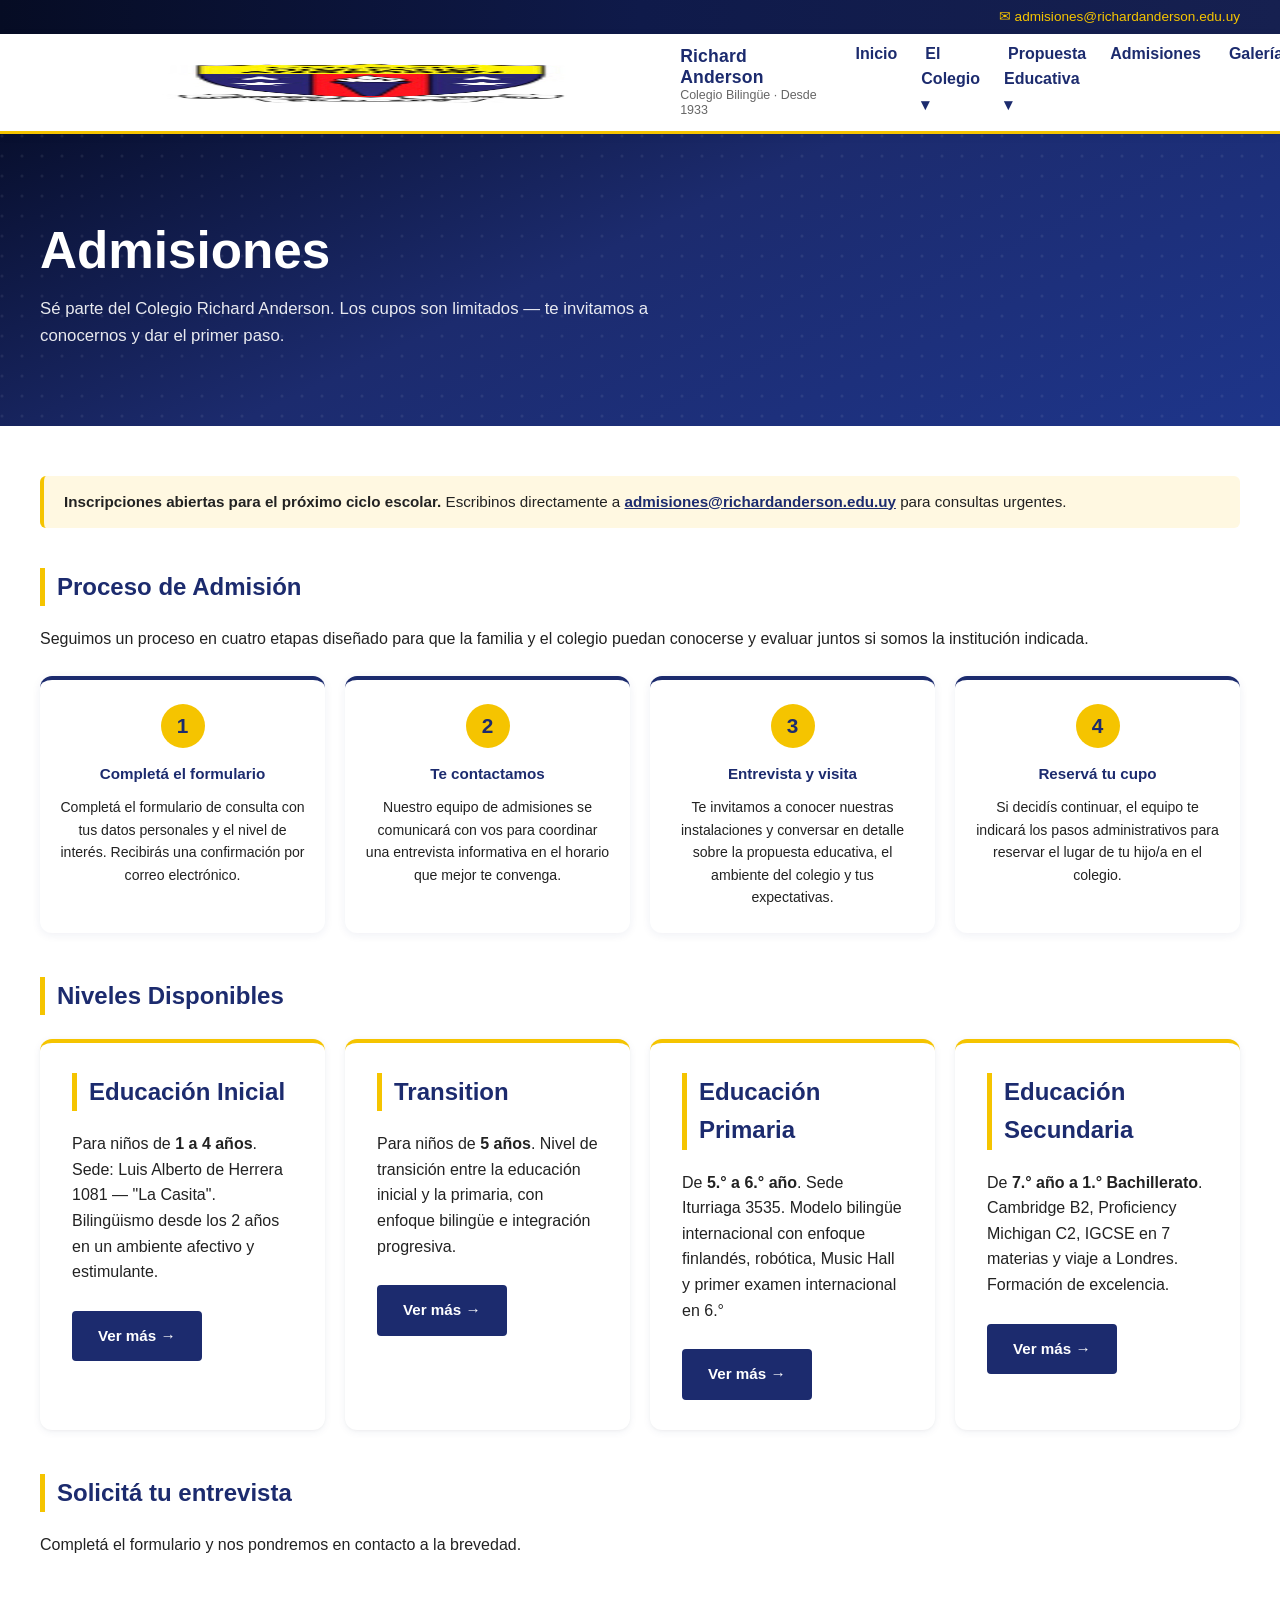
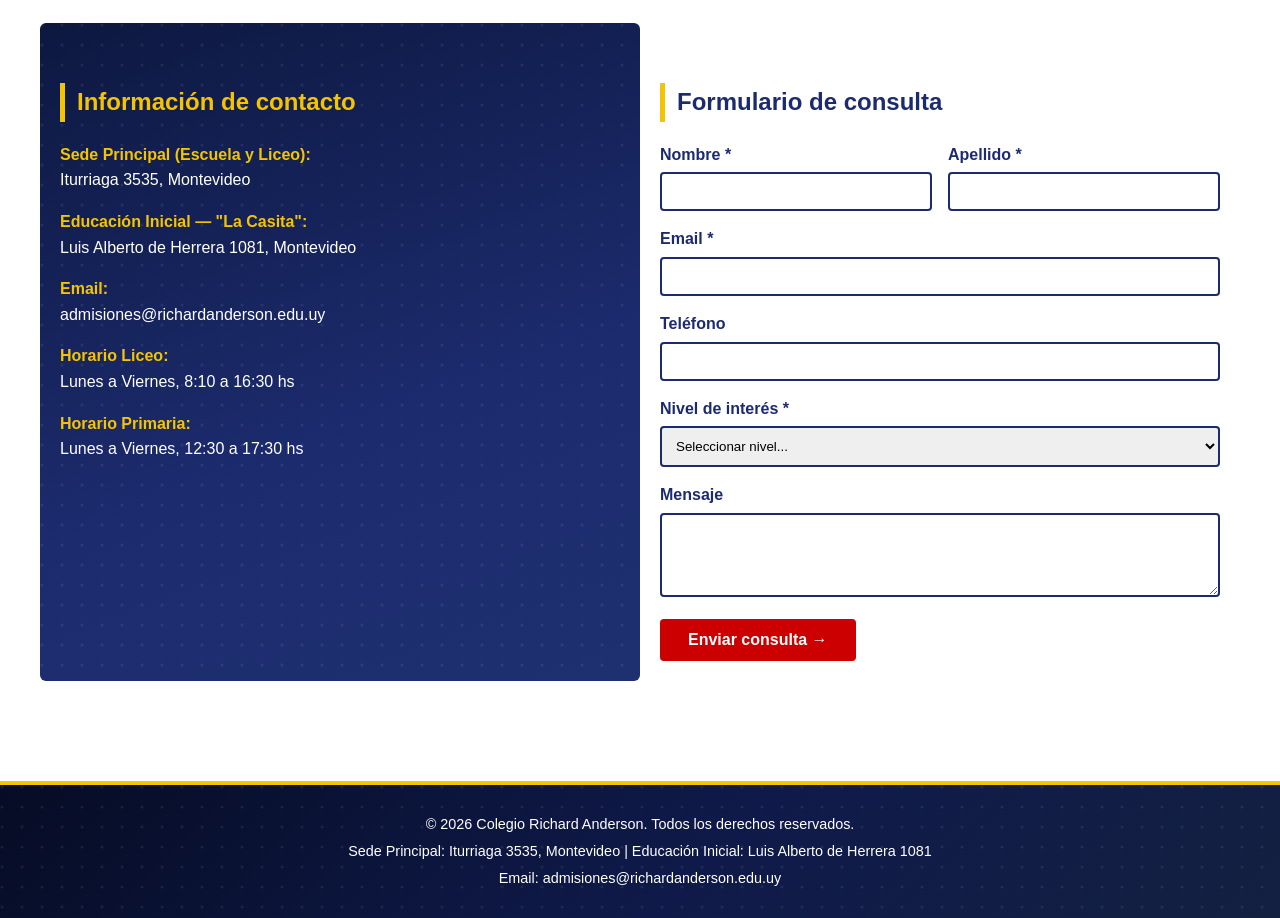
<file: admisiones.html>
<!DOCTYPE html>
<html lang="es">
<head>
    <meta charset="UTF-8">
    <meta name="viewport" content="width=device-width, initial-scale=1.0">
    <title>Colegio Richard Anderson - Admisiones</title>
    <meta name="description" content="Proceso de admisiones al Colegio Richard Anderson. Inscripciones abiertas para educación inicial, primaria y secundaria. Contacta para entrevistas.">
    <meta name="keywords" content="admisiones, inscripciones, colegio, Richard Anderson, Montevideo, Uruguay, educación inicial, primaria, secundaria">
    <meta name="author" content="Colegio Richard Anderson">
    <link rel="canonical" href="https://richardanderson.edu.uy/admisiones.html">
    <!-- Open Graph / Facebook -->
    <meta property="og:type" content="website">
    <meta property="og:url" content="https://richardanderson.edu.uy/admisiones.html">
    <meta property="og:title" content="Colegio Richard Anderson - Admisiones">
    <meta property="og:description" content="Proceso de admisiones al Colegio Richard Anderson. Inscripciones abiertas.">
    <meta property="og:image" content="https://richardanderson.edu.uy/images/logo.jpeg">
    <!-- Twitter -->
    <meta property="twitter:card" content="summary_large_image">
    <meta property="twitter:url" content="https://richardanderson.edu.uy/admisiones.html">
    <meta property="twitter:title" content="Colegio Richard Anderson - Admisiones">
    <meta property="twitter:description" content="Proceso de admisiones al Colegio Richard Anderson. Inscripciones abiertas.">
    <meta property="twitter:image" content="https://richardanderson.edu.uy/images/logo.jpeg">
    <link rel="preload" as="image" href="images/logo.jpeg">
    <link rel="stylesheet" href="estilos/style.css">
</head>
<body>
    <div class="topbar">
        <div class="container">
            <span>✉ admisiones@richardanderson.edu.uy</span>
        </div>
    </div>
    <header>
        <div class="container">
            <div class="logo">
                <img src="images/logo.jpeg" alt="Logo Colegio Richard Anderson" width="696" height="832">
                <div class="logo-text">
                    <span class="logo-name">Richard Anderson</span>
                    <span class="logo-sub">Colegio Bilingüe · Desde 1933</span>
                </div>
            </div>
            <button class="hamburger" aria-label="Menú">
                <span></span>
                <span></span>
                <span></span>
            </button>
            <nav>
                <ul>
                    <li><a href="index.html">Inicio</a></li>
                    <li class="has-dropdown">
                        <a href="about.html">El Colegio ▾</a>
                        <ul class="dropdown">
                            <li><a href="about.html#historia">Nuestra Historia</a></li>
                            <li><a href="about.html#mision">Misión</a></li>
                            <li><a href="about.html#vision">Visión</a></li>
                            <li><a href="about.html#valores">Valores</a></li>
                            <li><a href="about.html#lema">Lema Institucional</a></li>
                        </ul>
                    </li>
                    <li class="has-dropdown">
                        <a href="academics.html">Propuesta Educativa ▾</a>
                        <ul class="dropdown">
                            <li><a href="academics.html#inicial">Educación Inicial</a></li>
                            <li><a href="academics.html#primaria">Educación Primaria</a></li>
                            <li><a href="academics.html#secundaria">Educación Secundaria</a></li>
                            <li><a href="academics.html#ingles">Inglés y Certificaciones</a></li>
                            <li><a href="academics.html#deportes">Deportes y Actividades</a></li>
                        </ul>
                    </li>
                    <li><a href="admisiones.html">Admisiones</a></li>
                    <li><a href="gallery.html">Galería</a></li>
                    <li><a href="contact.html">Contacto</a></li>
                </ul>
            </nav>
        </div>
    </header>

    <section class="hero">
        <div class="container">
            <h1>Admisiones</h1>
            <p>Sé parte del Colegio Richard Anderson. Los cupos son limitados — te invitamos a conocernos y dar el primer paso.</p>
        </div>
    </section>

    <section class="content">
        <div class="container">

            <div class="admision-aviso">
                <strong>Inscripciones abiertas para el próximo ciclo escolar.</strong>
                Escribinos directamente a <a href="mailto:admisiones@richardanderson.edu.uy">admisiones@richardanderson.edu.uy</a> para consultas urgentes.
            </div>

            <h2>Proceso de Admisión</h2>
            <p>Seguimos un proceso en cuatro etapas diseñado para que la familia y el colegio puedan conocerse y evaluar juntos si somos la institución indicada.</p>

            <div class="steps-grid">
                <div class="step-card">
                    <div class="step-number">1</div>
                    <h3>Completá el formulario</h3>
                    <p>Completá el formulario de consulta con tus datos personales y el nivel de interés. Recibirás una confirmación por correo electrónico.</p>
                </div>
                <div class="step-card">
                    <div class="step-number">2</div>
                    <h3>Te contactamos</h3>
                    <p>Nuestro equipo de admisiones se comunicará con vos para coordinar una entrevista informativa en el horario que mejor te convenga.</p>
                </div>
                <div class="step-card">
                    <div class="step-number">3</div>
                    <h3>Entrevista y visita</h3>
                    <p>Te invitamos a conocer nuestras instalaciones y conversar en detalle sobre la propuesta educativa, el ambiente del colegio y tus expectativas.</p>
                </div>
                <div class="step-card">
                    <div class="step-number">4</div>
                    <h3>Reservá tu cupo</h3>
                    <p>Si decidís continuar, el equipo te indicará los pasos administrativos para reservar el lugar de tu hijo/a en el colegio.</p>
                </div>
            </div>

            <h2>Niveles Disponibles</h2>
            <div class="niveles-grid">
                <div class="info-card">
                    <h2>Educación Inicial</h2>
                    <p>Para niños de <strong>1 a 4 años</strong>. Sede: Luis Alberto de Herrera 1081 — "La Casita". Bilingüismo desde los 2 años en un ambiente afectivo y estimulante.</p>
                    <a href="academics.html#inicial" class="btn btn-primary">Ver más →</a>
                </div>
                <div class="info-card">
                    <h2>Transition</h2>
                    <p>Para niños de <strong>5 años</strong>. Nivel de transición entre la educación inicial y la primaria, con enfoque bilingüe e integración progresiva.</p>
                    <a href="academics.html#primaria" class="btn btn-primary">Ver más →</a>
                </div>
                <div class="info-card">
                    <h2>Educación Primaria</h2>
                    <p>De <strong>5.° a 6.° año</strong>. Sede Iturriaga 3535. Modelo bilingüe internacional con enfoque finlandés, robótica, Music Hall y primer examen internacional en 6.°</p>
                    <a href="academics.html#primaria" class="btn btn-primary">Ver más →</a>
                </div>
                <div class="info-card">
                    <h2>Educación Secundaria</h2>
                    <p>De <strong>7.° año a 1.° Bachillerato</strong>. Cambridge B2, Proficiency Michigan C2, IGCSE en 7 materias y viaje a Londres. Formación de excelencia.</p>
                    <a href="academics.html#secundaria" class="btn btn-primary">Ver más →</a>
                </div>
            </div>

            <h2>Solicitá tu entrevista</h2>
            <p>Completá el formulario y nos pondremos en contacto a la brevedad.</p>

            <div class="contact">
                <div class="contact-info">
                    <h2>Información de contacto</h2>
                    <p><strong>Sede Principal (Escuela y Liceo):</strong><br>Iturriaga 3535, Montevideo</p>
                    <p><strong>Educación Inicial — "La Casita":</strong><br>Luis Alberto de Herrera 1081, Montevideo</p>
                    <p><strong>Email:</strong><br>admisiones@richardanderson.edu.uy</p>
                    <p><strong>Horario Liceo:</strong><br>Lunes a Viernes, 8:10 a 16:30 hs</p>
                    <p><strong>Horario Primaria:</strong><br>Lunes a Viernes, 12:30 a 17:30 hs</p>
                </div>
                <div class="contact-form">
                    <h2>Formulario de consulta</h2>
                    <form action="https://formspree.io/f/ismaross@gmail.com" method="POST" class="ajax-form">
                        <input type="hidden" name="_subject" value="Consulta de Admisión — Colegio Richard Anderson">
                        <input type="hidden" name="_language" value="es">
                        <div class="form-row">
                            <div class="form-group">
                                <label for="nombre">Nombre *</label>
                                <input type="text" id="nombre" name="nombre" required>
                            </div>
                            <div class="form-group">
                                <label for="apellido">Apellido *</label>
                                <input type="text" id="apellido" name="apellido" required>
                            </div>
                        </div>
                        <label for="email">Email *</label>
                        <input type="email" id="email" name="email" required>
                        <label for="telefono">Teléfono</label>
                        <input type="tel" id="telefono" name="telefono">
                        <label for="nivel">Nivel de interés *</label>
                        <select id="nivel" name="nivel" required>
                            <option value="" disabled selected>Seleccionar nivel...</option>
                            <option value="inicial">Educación Inicial (1–4 años)</option>
                            <option value="transition">Transition (5 años)</option>
                            <option value="primaria">Educación Primaria</option>
                            <option value="secundaria">Educación Secundaria</option>
                        </select>
                        <label for="mensaje">Mensaje</label>
                        <textarea id="mensaje" name="mensaje" rows="4"></textarea>
                        <button type="submit">Enviar consulta →</button>
                        <p class="form-feedback" style="display:none"></p>
                    </form>
                </div>
            </div>

        </div>
    </section>

    <footer>
        <div class="container">
            <p>&copy; 2026 Colegio Richard Anderson. Todos los derechos reservados.</p>
            <p>Sede Principal: Iturriaga 3535, Montevideo | Educación Inicial: Luis Alberto de Herrera 1081</p>
            <p>Email: admisiones@richardanderson.edu.uy</p>
        </div>
    </footer>

    <script src="JS/script.js" defer></script>
</body>
</html>
</file>
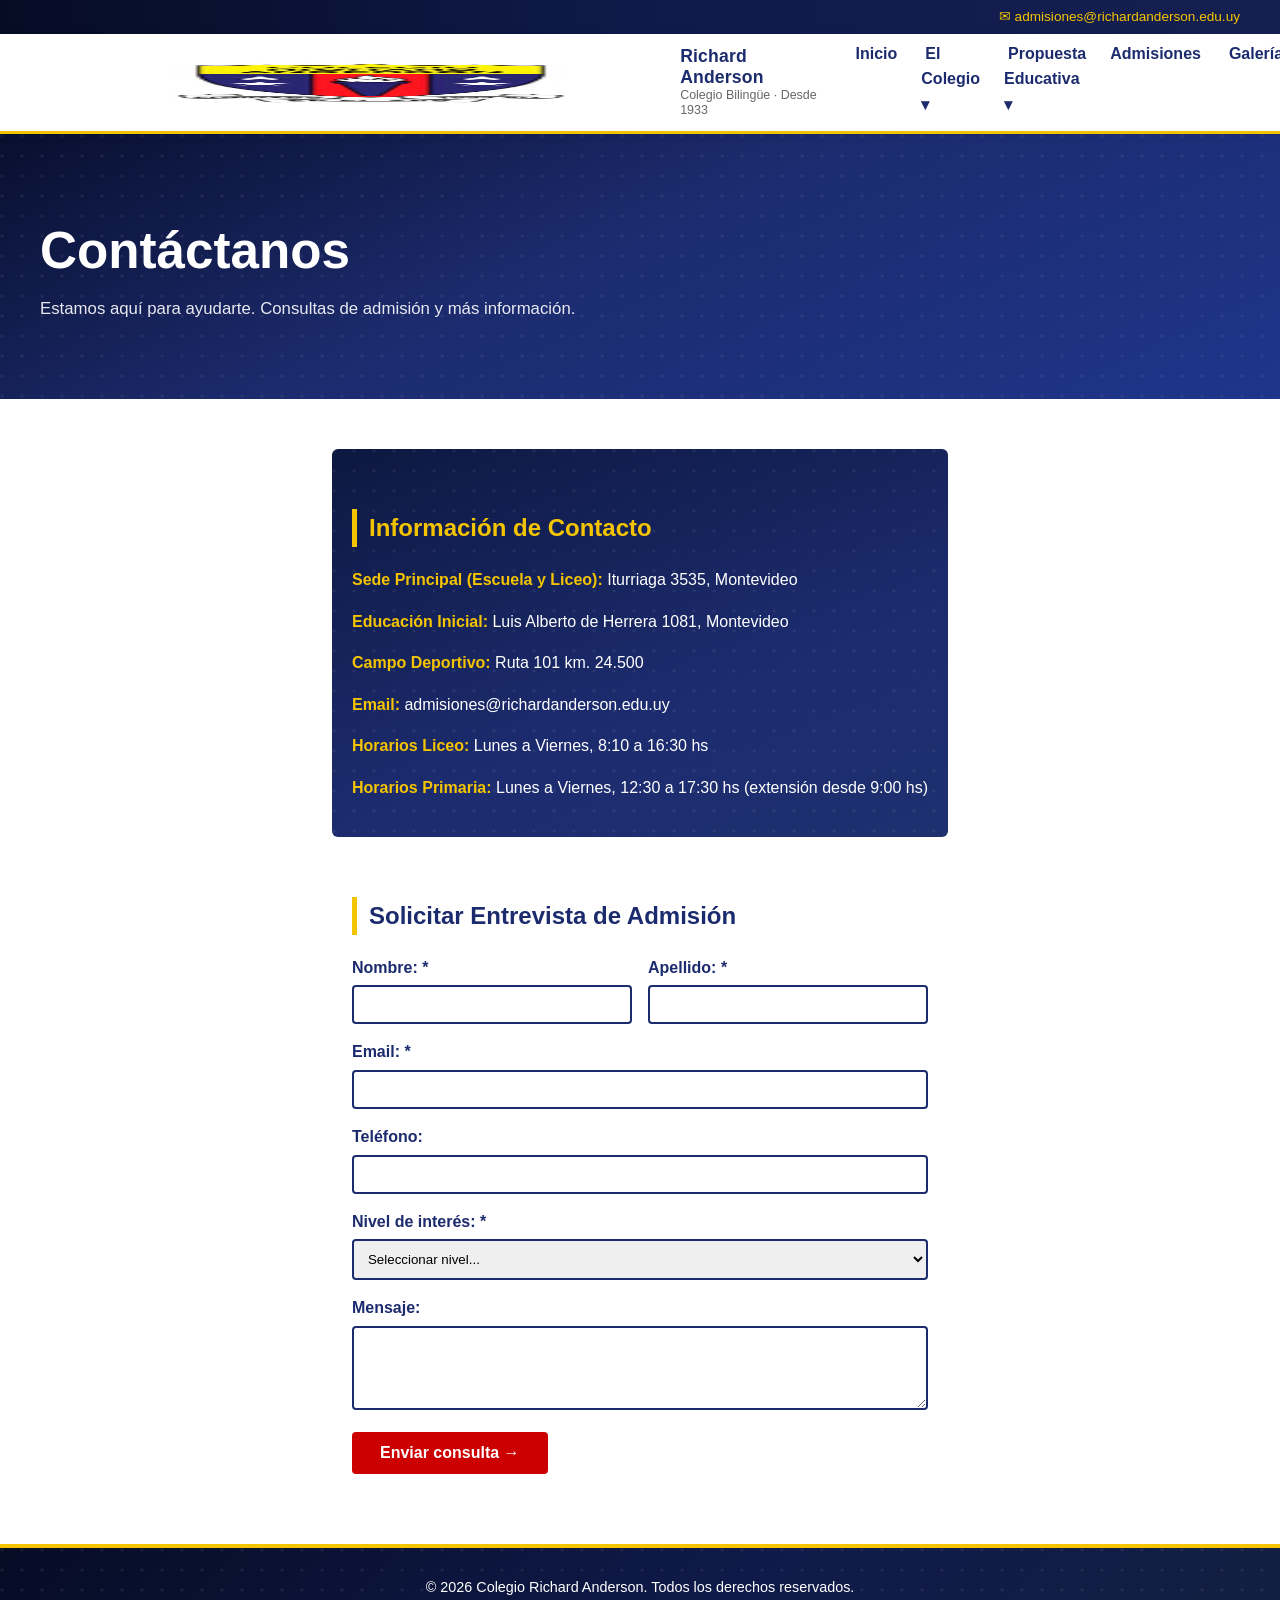
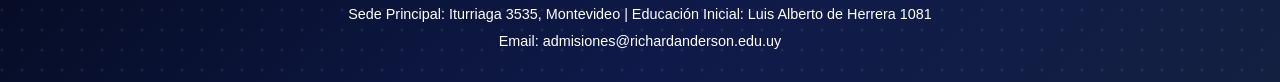
<file: contact.html>
<!DOCTYPE html>
<html lang="es">
<head>
    <meta charset="UTF-8">
    <meta name="viewport" content="width=device-width, initial-scale=1.0">
    <title>Colegio Richard Anderson - Contacto</title>
    <meta name="description" content="Contacta al Colegio Richard Anderson. Sedes en Montevideo: Iturriaga 3535 y Luis Alberto de Herrera 1081. Email: admisiones@richardanderson.edu.uy">
    <meta name="keywords" content="contacto, colegio, Richard Anderson, Montevideo, Uruguay, email, teléfono, direcciones">
    <meta name="author" content="Colegio Richard Anderson">
    <link rel="canonical" href="https://richardanderson.edu.uy/contact.html">
    <!-- Open Graph / Facebook -->
    <meta property="og:type" content="website">
    <meta property="og:url" content="https://richardanderson.edu.uy/contact.html">
    <meta property="og:title" content="Colegio Richard Anderson - Contacto">
    <meta property="og:description" content="Contacta al Colegio Richard Anderson. Sedes en Montevideo.">
    <meta property="og:image" content="https://richardanderson.edu.uy/images/logo.jpeg">
    <!-- Twitter -->
    <meta property="twitter:card" content="summary_large_image">
    <meta property="twitter:url" content="https://richardanderson.edu.uy/contact.html">
    <meta property="twitter:title" content="Colegio Richard Anderson - Contacto">
    <meta property="twitter:description" content="Contacta al Colegio Richard Anderson. Sedes en Montevideo.">
    <meta property="twitter:image" content="https://richardanderson.edu.uy/images/logo.jpeg">
    <link rel="preload" as="image" href="images/logo.jpeg">
    <link rel="stylesheet" href="estilos/style.css">
</head>
<body>
    <div class="topbar">
        <div class="container">
            <span>✉ admisiones@richardanderson.edu.uy</span>
        </div>
    </div>
    <header>
        <div class="container">
            <div class="logo">
                <img src="images/logo.jpeg" alt="Logo Colegio Richard Anderson" width="696" height="832">
                <div class="logo-text">
                    <span class="logo-name">Richard Anderson</span>
                    <span class="logo-sub">Colegio Bilingüe · Desde 1933</span>
                </div>
            </div>
            <button class="hamburger" aria-label="Menú">
                <span></span>
                <span></span>
                <span></span>
            </button>
            <nav>
                <ul>
                    <li><a href="index.html">Inicio</a></li>
                    <li class="has-dropdown">
                        <a href="about.html">El Colegio ▾</a>
                        <ul class="dropdown">
                            <li><a href="about.html#historia">Nuestra Historia</a></li>
                            <li><a href="about.html#mision">Misión</a></li>
                            <li><a href="about.html#vision">Visión</a></li>
                            <li><a href="about.html#valores">Valores</a></li>
                            <li><a href="about.html#lema">Lema Institucional</a></li>
                        </ul>
                    </li>
                    <li class="has-dropdown">
                        <a href="academics.html">Propuesta Educativa ▾</a>
                        <ul class="dropdown">
                            <li><a href="academics.html#inicial">Educación Inicial</a></li>
                            <li><a href="academics.html#primaria">Educación Primaria</a></li>
                            <li><a href="academics.html#secundaria">Educación Secundaria</a></li>
                            <li><a href="academics.html#ingles">Inglés y Certificaciones</a></li>
                            <li><a href="academics.html#deportes">Deportes y Actividades</a></li>
                        </ul>
                    </li>
                    <li><a href="admisiones.html">Admisiones</a></li>
                    <li><a href="gallery.html">Galería</a></li>
                    <li><a href="contact.html">Contacto</a></li>
                </ul>
            </nav>
        </div>
    </header>

    <section class="hero">
        <div class="container">
            <h1>Contáctanos</h1>
            <p>Estamos aquí para ayudarte. Consultas de admisión y más información.</p>
        </div>
    </section>

    <section class="contact">
        <div class="container">
            <div class="contact-info">
                <h2>Información de Contacto</h2>
                <p><strong>Sede Principal (Escuela y Liceo):</strong> Iturriaga 3535, Montevideo</p>
                <p><strong>Educación Inicial:</strong> Luis Alberto de Herrera 1081, Montevideo</p>
                <p><strong>Campo Deportivo:</strong> Ruta 101 km. 24.500</p>
                <p><strong>Email:</strong> admisiones@richardanderson.edu.uy</p>
                <p><strong>Horarios Liceo:</strong> Lunes a Viernes, 8:10 a 16:30 hs</p>
                <p><strong>Horarios Primaria:</strong> Lunes a Viernes, 12:30 a 17:30 hs (extensión desde 9:00 hs)</p>
            </div>
            <div class="contact-form">
                <h2>Solicitar Entrevista de Admisión</h2>
                <form action="https://formspree.io/f/ismaross@gmail.com" method="POST" class="ajax-form">
                    <input type="hidden" name="_subject" value="Consulta de Contacto — Colegio Richard Anderson">
                    <input type="hidden" name="_language" value="es">
                    <div class="form-row">
                        <div class="form-group">
                            <label for="nombre">Nombre: *</label>
                            <input type="text" id="nombre" name="nombre" required>
                        </div>
                        <div class="form-group">
                            <label for="apellido">Apellido: *</label>
                            <input type="text" id="apellido" name="apellido" required>
                        </div>
                    </div>

                    <label for="email">Email: *</label>
                    <input type="email" id="email" name="email" required>

                    <label for="telefono">Teléfono:</label>
                    <input type="tel" id="telefono" name="telefono">

                    <label for="nivel">Nivel de interés: *</label>
                    <select id="nivel" name="nivel" required>
                        <option value="" disabled selected>Seleccionar nivel...</option>
                        <option value="inicial">Educación Inicial (1–4 años)</option>
                        <option value="primaria">Educación Primaria</option>
                        <option value="secundaria">Educación Secundaria</option>
                        <option value="bachillerato">Bachillerato</option>
                    </select>

                    <label for="message">Mensaje:</label>
                    <textarea id="message" name="mensaje" rows="4"></textarea>

                    <button type="submit">Enviar consulta →</button>
                    <p class="form-feedback" style="display:none"></p>
                </form>
            </div>
        </div>
    </section>

    <footer>
        <div class="container">
            <p>&copy; 2026 Colegio Richard Anderson. Todos los derechos reservados.</p>
            <p>Sede Principal: Iturriaga 3535, Montevideo | Educación Inicial: Luis Alberto de Herrera 1081</p>
            <p>Email: admisiones@richardanderson.edu.uy</p>
        </div>
    </footer>

    <script src="JS/script.js" defer></script>
</body>
</html>
</file>
<file: estilos/style.css>
/* Paleta institucional Richard Anderson */
:root {
    --navy:  #1C2B6E;
    --navy-dark: #0F1A4A;
    --gold:  #F5C400;
    --red:   #CC0000;
    --white: #FFFFFF;
    --light: #F0F3FA;
    --text:  #222222;
    --dot-pattern: url("data:image/svg+xml,%3Csvg width='20' height='20' viewBox='0 0 20 20' xmlns='http://www.w3.org/2000/svg'%3E%3Ccircle cx='2' cy='2' r='1.5' fill='white' fill-opacity='0.07'/%3E%3C/svg%3E");
}

/* Estilos generales */
body {
    font-family: Arial, sans-serif;
    margin: 0;
    padding: 0;
    line-height: 1.6;
    color: var(--text);
}

.container {
    max-width: 1200px;
    margin: 0 auto;
    padding: 0 20px;
}

/* Topbar */
.topbar {
    background: linear-gradient(90deg, #060c24 0%, var(--navy-dark) 50%, #162050 100%);
    color: var(--gold);
    text-align: right;
    padding: 6px 0;
    font-size: 0.85rem;
}

/* Botones */
.btn {
    display: inline-block;
    padding: 11px 24px;
    border-radius: 4px;
    font-weight: bold;
    text-decoration: none;
    font-size: 0.95rem;
    cursor: pointer;
    transition: background-color 0.2s, color 0.2s, border-color 0.2s;
    margin-top: 10px;
}

.btn-primary {
    background-color: var(--navy);
    color: var(--white);
    border: 2px solid var(--navy);
}

.btn-primary:hover {
    background-color: var(--navy-dark);
    border-color: var(--navy-dark);
}

.btn-outline {
    background-color: transparent;
    color: var(--white);
    border: 2px solid var(--gold);
}

.btn-outline:hover {
    background-color: var(--gold);
    color: var(--navy);
}

.btn-red {
    background-color: var(--red);
    color: var(--white);
    border: 2px solid var(--red);
}

.btn-red:hover {
    background-color: #a30000;
    border-color: #a30000;
}

/* Hero buttons */
.hero-buttons {
    display: flex;
    gap: 16px;
    justify-content: center;
    flex-wrap: wrap;
    margin: 24px 0 10px;
}

/* Tarjetas de niveles educativos */
.levels {
    padding: 50px 0;
    background-color: var(--white);
}

.cards-grid {
    display: grid;
    grid-template-columns: repeat(auto-fill, minmax(240px, 1fr));
    gap: 24px;
    margin-top: 24px;
}

.card {
    border: 1px solid #dde3f0;
    border-radius: 8px;
    overflow: hidden;
    display: flex;
    flex-direction: column;
    transition: box-shadow 0.2s;
}

.card:hover {
    box-shadow: 0 4px 16px rgba(28, 43, 110, 0.15);
}

.card img {
    width: 100%;
    height: 180px;
    object-fit: cover;
}

.card-body {
    padding: 18px;
    flex: 1;
    display: flex;
    flex-direction: column;
    border-top: 4px solid var(--gold);
}

.card-body h3 {
    margin-top: 0;
}

.card-body p {
    flex: 1;
}

.card-body .btn {
    align-self: flex-start;
}

/* Header */
header {
    background: var(--white);
    color: var(--navy);
    padding: 0;
    border-bottom: 3px solid var(--gold);
    position: sticky;
    top: 0;
    z-index: 1000;
    box-shadow: 0 2px 8px rgba(0,0,0,0.08);
}

header .container {
    display: flex;
    justify-content: space-between;
    align-items: center;
    padding-top: 7px;
    padding-bottom: 7px;
}

.hamburger {
    display: none;
    background: var(--gold);
    border: 1px solid var(--navy);
    border-radius: 4px;
    cursor: pointer;
    padding: 10px;
    z-index: 1001;
    -webkit-appearance: none;
}

.hamburger span {
    display: block;
    width: 25px;
    height: 3px;
    background: var(--navy);
    margin: 5px 0;
    transition: 0.3s;
}

.hamburger.active span:nth-child(1) {
    transform: rotate(45deg) translate(5px, 5px);
}

.hamburger.active span:nth-child(2) {
    opacity: 0;
}

.hamburger.active span:nth-child(3) {
    transform: rotate(-45deg) translate(7px, -6px);
}

.logo {
    display: flex;
    align-items: center;
    gap: 12px;
    text-decoration: none;
}

.logo img {
    height: 50px;
}

.logo-text {
    display: flex;
    flex-direction: column;
    line-height: 1.2;
}

.logo-name {
    font-size: 1.1rem;
    font-weight: bold;
    color: var(--navy);
    letter-spacing: 0.01em;
}

.logo-sub {
    font-size: 0.78rem;
    color: #666;
    font-weight: normal;
}

nav ul {
    list-style: none;
    margin: 0;
    padding: 0;
    display: flex;
}

nav ul li {
    margin-left: 20px;
}

nav ul li a {
    color: var(--navy);
    text-decoration: none;
    font-weight: bold;
    padding: 6px 4px;
    border-bottom: 3px solid transparent;
    transition: border-color 0.2s, color 0.2s;
}

nav ul li a:hover {
    color: var(--navy-dark);
    border-bottom-color: var(--gold);
    text-decoration: none;
}

/* Dropdown nav */
nav ul li.has-dropdown {
    position: relative;
}

nav ul li.has-dropdown > a::after {
    content: '';
}

nav ul li.has-dropdown .dropdown {
    display: none;
    position: absolute;
    top: 100%;
    left: 0;
    background: linear-gradient(180deg, #0d1840 0%, var(--navy-dark) 100%);
    min-width: 220px;
    border-top: 3px solid var(--gold);
    border-radius: 0 0 6px 6px;
    z-index: 100;
    flex-direction: column;
    padding: 6px 0;
    margin: 0;
    box-shadow: 0 6px 18px rgba(0,0,0,0.25);
}

nav ul li.has-dropdown:hover .dropdown {
    display: flex;
}

nav ul li.has-dropdown .dropdown li {
    margin: 0;
}

nav ul li.has-dropdown .dropdown li a {
    display: block;
    padding: 10px 18px;
    border-bottom: none;
    font-weight: normal;
    white-space: nowrap;
    font-size: 0.9rem;
    color: #f0f0f0;
}

nav ul li.has-dropdown .dropdown li a:hover {
    background-color: var(--navy);
    color: var(--gold);
    border-bottom-color: transparent;
}

/* Hero */
.hero {
    background:
        var(--dot-pattern) repeat,
        linear-gradient(155deg, #080f2e 0%, #1C2B6E 45%, #1e358a 100%);
    color: var(--white);
    padding: 48px 0;
}

.hero-grid {
    display: grid;
    grid-template-columns: 1.3fr 0.9fr;
    gap: 36px;
    align-items: center;
}

.hero-tag {
    display: inline-block;
    background: rgba(255, 255, 255, 0.12);
    color: var(--white);
    padding: 8px 14px;
    border-radius: 999px;
    font-size: 0.8rem;
    letter-spacing: 0.08em;
    text-transform: uppercase;
    margin-bottom: 18px;
}

.hero h1 {
    color: var(--white);
    margin-bottom: 18px;
    font-size: clamp(2.4rem, 4vw, 3.6rem);
    line-height: 1.05;
}

.hero p {
    color: rgba(255, 255, 255, 0.9);
    font-size: 1.05rem;
    max-width: 640px;
    margin-bottom: 28px;
}

.hero-logo-card {
    display: flex;
    justify-content: center;
    align-items: center;
    padding: 28px;
    border: 1px solid rgba(255,255,255,0.16);
    border-radius: 16px;
    background: rgba(255,255,255,0.06);
    box-shadow: 0 18px 40px rgba(0, 0, 0, 0.18);
}

.hero-logo-card img {
    width: min(240px, 100%);
    height: auto;
}

@media (max-width: 900px) {
    .hero-grid {
        grid-template-columns: 1fr;
        text-align: center;
    }

    .hero-logo-card {
        margin: 0 auto;
        max-width: 320px;
    }
}

@media (max-width: 768px) {
    .hero {
        padding: 36px 0;
    }

    .hero h1 {
        font-size: 2.2rem;
    }

    .hero p {
        font-size: 1rem;
    }
}

/* Títulos de sección */
h2 {
    color: var(--navy);
    border-left: 5px solid var(--gold);
    padding-left: 12px;
    margin-top: 40px;
}

h3 {
    color: var(--navy);
}

/* Secciones */
.about, .news, .content, .gallery, .contact {
    padding: 50px 0;
}

.about {
    background-color: var(--light);
}

.about-image, .news-item img {
    max-width: 100%;
    height: auto;
    margin: 20px 0;
    border-radius: 6px;
    border-top: 4px solid var(--navy);
}

.news-item {
    margin-bottom: 30px;
    padding: 20px;
    border-left: 4px solid var(--red);
    background-color: var(--light);
    border-radius: 0 6px 6px 0;
}

.news-item h3 {
    color: var(--red);
}

/* Cards de secciones (about) */
.about-cards {
    display: grid;
    grid-template-columns: repeat(2, 1fr);
    gap: 28px;
    padding: 40px 0;
}

.info-card {
    background: var(--white);
    border-radius: 12px;
    padding: 30px 32px;
    border-top: 4px solid var(--gold);
    box-shadow:
        0 2px 8px rgba(28, 43, 110, 0.06),
        0 1px 3px rgba(0, 0, 0, 0.04);
    transition: transform 0.25s ease, box-shadow 0.25s ease;
}

.info-card:hover {
    transform: scale(1.025);
    box-shadow:
        0 8px 32px rgba(28, 43, 110, 0.13),
        0 2px 8px rgba(0, 0, 0, 0.07);
}

.info-card h2 {
    margin-top: 0;
}

.info-card img {
    max-width: 100%;
    height: auto;
    border-radius: 8px;
    margin-top: 18px;
}

.info-card--full {
    grid-column: 1 / -1;
}

.info-card--lema {
    text-align: center;
    border-top-color: var(--navy);
    background: var(--light);
}

.info-card--lema p {
    font-size: 1.3rem;
    font-style: italic;
    color: var(--navy);
    margin: 0;
}

/* Admisiones */
.admision-aviso {
    background: #fff8e1;
    border-left: 4px solid var(--gold);
    border-radius: 6px;
    padding: 14px 20px;
    margin-bottom: 36px;
    font-size: 0.95rem;
    color: var(--text);
}

.admision-aviso a {
    color: var(--navy);
    font-weight: bold;
}

.steps-grid {
    display: grid;
    grid-template-columns: repeat(4, 1fr);
    gap: 20px;
    margin: 24px 0 44px;
}

.step-card {
    background: var(--white);
    border-radius: 12px;
    padding: 24px 20px;
    text-align: center;
    box-shadow: 0 2px 10px rgba(28, 43, 110, 0.07);
    border-top: 4px solid var(--navy);
    transition: transform 0.25s ease, box-shadow 0.25s ease;
}

.step-card:hover {
    transform: scale(1.03);
    box-shadow: 0 8px 28px rgba(28, 43, 110, 0.13);
}

.step-number {
    width: 44px;
    height: 44px;
    background: var(--gold);
    color: var(--navy);
    font-size: 1.3rem;
    font-weight: bold;
    border-radius: 50%;
    display: flex;
    align-items: center;
    justify-content: center;
    margin: 0 auto 14px;
}

.step-card h3 {
    margin: 0 0 10px;
    font-size: 0.95rem;
    color: var(--navy);
}

.step-card p {
    font-size: 0.88rem;
    margin: 0;
    color: var(--text);
}

.niveles-grid {
    display: grid;
    grid-template-columns: repeat(4, 1fr);
    gap: 20px;
    margin: 24px 0 44px;
}

@media (max-width: 768px) {
    .steps-grid,
    .niveles-grid {
        grid-template-columns: repeat(2, 1fr);
    }
}

/* Línea de tiempo — Historia */
.historia-intro {
    font-size: 1.05rem;
    color: var(--navy);
    border-left: 4px solid var(--gold);
    padding-left: 14px;
    margin-bottom: 32px;
    font-style: italic;
}

.timeline {
    position: relative;
    margin: 8px 0 32px 0;
    padding-left: 20px;
}

.timeline::before {
    content: '';
    position: absolute;
    left: 52px;
    top: 0;
    bottom: 0;
    width: 3px;
    background: linear-gradient(to bottom, var(--gold), var(--navy));
    border-radius: 2px;
}

.timeline-item {
    display: flex;
    gap: 28px;
    align-items: flex-start;
    margin-bottom: 32px;
    position: relative;
}

.timeline-item:last-child {
    margin-bottom: 0;
}

.timeline-year {
    flex-shrink: 0;
    width: 66px;
    background: var(--navy);
    color: var(--gold);
    font-weight: bold;
    font-size: 0.85rem;
    text-align: center;
    padding: 6px 4px;
    border-radius: 6px;
    position: relative;
    z-index: 1;
    box-shadow: 0 2px 8px rgba(28, 43, 110, 0.2);
}

.timeline-item--current .timeline-year {
    background: var(--gold);
    color: var(--navy);
}

.timeline-body {
    background: var(--light);
    border-radius: 8px;
    padding: 14px 18px;
    flex: 1;
    border-left: 3px solid var(--gold);
}

.timeline-body strong {
    display: block;
    color: var(--navy);
    margin-bottom: 6px;
    font-size: 0.95rem;
}

.timeline-body p {
    margin: 0;
    font-size: 0.92rem;
    color: var(--text);
}

/* Grid de valores */
.values-grid {
    display: grid;
    grid-template-columns: repeat(3, 1fr);
    gap: 16px;
    margin-top: 20px;
}

.value-item {
    background: var(--light);
    border-radius: 8px;
    padding: 16px 18px;
    border-left: 4px solid var(--gold);
    transition: transform 0.2s ease, box-shadow 0.2s ease;
}

.value-item:hover {
    transform: translateY(-3px);
    box-shadow: 0 6px 18px rgba(28, 43, 110, 0.1);
}

.value-item strong {
    display: block;
    color: var(--navy);
    margin-bottom: 6px;
    font-size: 1rem;
}

.value-item p {
    margin: 0;
    font-size: 0.9rem;
    color: var(--text);
}

@media (max-width: 768px) {
    .about-cards {
        grid-template-columns: 1fr;
    }
    .info-card--full {
        grid-column: 1;
    }
    .values-grid {
        grid-template-columns: repeat(2, 1fr);
    }
}

/* Pestañas de sección */
.tabs {
    margin-top: 16px;
}

.tabs-nav {
    display: flex;
    flex-wrap: wrap;
    border-bottom: 3px solid var(--navy);
}

.tab-btn {
    background: var(--light);
    border: none;
    border-bottom: 3px solid transparent;
    margin-bottom: -3px;
    padding: 11px 20px;
    font-size: 0.88rem;
    font-weight: bold;
    color: var(--navy);
    cursor: pointer;
    border-radius: 6px 6px 0 0;
    transition: background-color 0.2s, color 0.2s;
}

.tab-btn:hover {
    background-color: #dce3f5;
}

.tab-btn.active {
    background-color: var(--navy);
    color: var(--gold);
    border-bottom-color: var(--navy);
}

.tab-panel {
    display: none;
    padding: 28px 0 8px;
    animation: fadeTab 0.25s ease;
}

.tab-panel.active {
    display: block;
}

@keyframes fadeTab {
    from { opacity: 0; transform: translateY(6px); }
    to   { opacity: 1; transform: translateY(0); }
}

/* Programas académicos */
.program {
    display: flex;
    gap: 36px;
    align-items: center;
    margin-bottom: 32px;
    padding: 28px 32px;
    border-top: 4px solid var(--navy);
    background-color: var(--light);
    border-radius: 12px;
}

.program-text {
    flex: 1;
}

.program-text h3 {
    margin-top: 0;
}

.program-text .btn {
    margin-top: 16px;
}

.program-img {
    flex: 0 0 44%;
    border-radius: 12px;
    overflow: hidden;
    box-shadow: 0 4px 18px rgba(28, 43, 110, 0.12);
}

.program-img img {
    width: 100%;
    height: auto;
    display: block;
    transition: transform 0.35s ease;
}

.program:hover .program-img img {
    transform: scale(1.05);
}

@media (max-width: 768px) {
    .program {
        flex-direction: column;
    }
    .program-img {
        flex: none;
        width: 100%;
    }
}

/* Listas */
ul li {
    margin-bottom: 6px;
}

ul li strong {
    color: var(--navy);
}

/* Galería */
.gallery-grid {
    display: grid;
    grid-template-columns: repeat(auto-fill, minmax(300px, 1fr));
    gap: 20px;
}

.gallery-grid img {
    width: 100%;
    height: auto;
    border-radius: 6px;
    border-top: 4px solid var(--navy);
}

/* Contacto */
.contact {
    display: flex;
    flex-wrap: wrap;
}

.contact-info, .contact-form {
    flex: 1;
    min-width: 300px;
    padding: 20px;
}

.contact-info {
    background:
        var(--dot-pattern) repeat,
        linear-gradient(160deg, #0d1840 0%, var(--navy) 60%, #1e3070 100%);
    color: var(--white);
    border-radius: 6px;
}

.contact-info h2 {
    color: var(--gold);
    border-left-color: var(--gold);
}

.contact-info p {
    color: var(--white);
}

.contact-info strong {
    color: var(--gold);
}

.contact-form label {
    display: block;
    margin-bottom: 5px;
    font-weight: bold;
    color: var(--navy);
}

.form-row {
    display: flex;
    gap: 16px;
}

.form-group {
    flex: 1;
    display: flex;
    flex-direction: column;
}

.contact-form input,
.contact-form textarea,
.contact-form select {
    width: 100%;
    padding: 10px;
    margin-bottom: 15px;
    border: 2px solid var(--navy);
    border-radius: 4px;
    box-sizing: border-box;
    transition: border-color 0.2s;
}

.contact-form input:focus,
.contact-form textarea:focus,
.contact-form select:focus {
    border-color: var(--gold);
    outline: none;
}

.contact-form button {
    background-color: var(--red);
    color: var(--white);
    padding: 12px 28px;
    border: none;
    border-radius: 4px;
    cursor: pointer;
    font-weight: bold;
    font-size: 1rem;
    transition: background-color 0.2s;
}

.contact-form button:hover {
    background-color: #a30000;
}

/* Footer */
footer {
    background:
        var(--dot-pattern) repeat,
        linear-gradient(135deg, #060c24 0%, var(--navy-dark) 55%, #132040 100%);
    color: var(--white);
    text-align: center;
    padding: 24px 0;
    border-top: 4px solid var(--gold);
}

footer p {
    margin: 4px 0;
    font-size: 0.9rem;
}

/* Responsive */
@media (max-width: 768px) {
    header .container {
        flex-direction: column;
        position: relative;
    }

    .hamburger {
        display: block;
        position: absolute;
        top: 10px;
        right: 10px;
    }

    .logo img {
        height: 40px;
    }

    nav {
        width: 100%;
        background: var(--white);
        box-shadow: 0 2px 8px rgba(0,0,0,0.1);
        display: none;
    }

    nav.active {
        display: block;
    }

    nav ul {
        flex-direction: column;
        padding: 20px 0;
        margin: 0;
    }

    nav ul li {
        margin: 0;
        text-align: center;
        width: 100%;
    }

    nav ul li a {
        padding: 15px 20px;
        display: block;
        border-bottom: 1px solid var(--light);
        color: #000000 !important;
    }

    nav ul li.has-dropdown .dropdown {
        position: static;
        display: none;
        background: var(--white);
        box-shadow: none;
        border: none;
    }

    nav ul li.has-dropdown.active .dropdown {
        display: block;
    }

    nav ul li.has-dropdown .dropdown li a {
        padding: 10px 30px;
        font-size: 0.9rem;
        color: #000000 !important;
    }

    .contact {
        flex-direction: column;
    }

    .form-row {
        flex-direction: column;
        gap: 0;
    }

    .hero-buttons {
        flex-direction: column;
        align-items: center;
    }

    .hero h1 {
        font-size: 1.6rem;
    }
}
</file>
